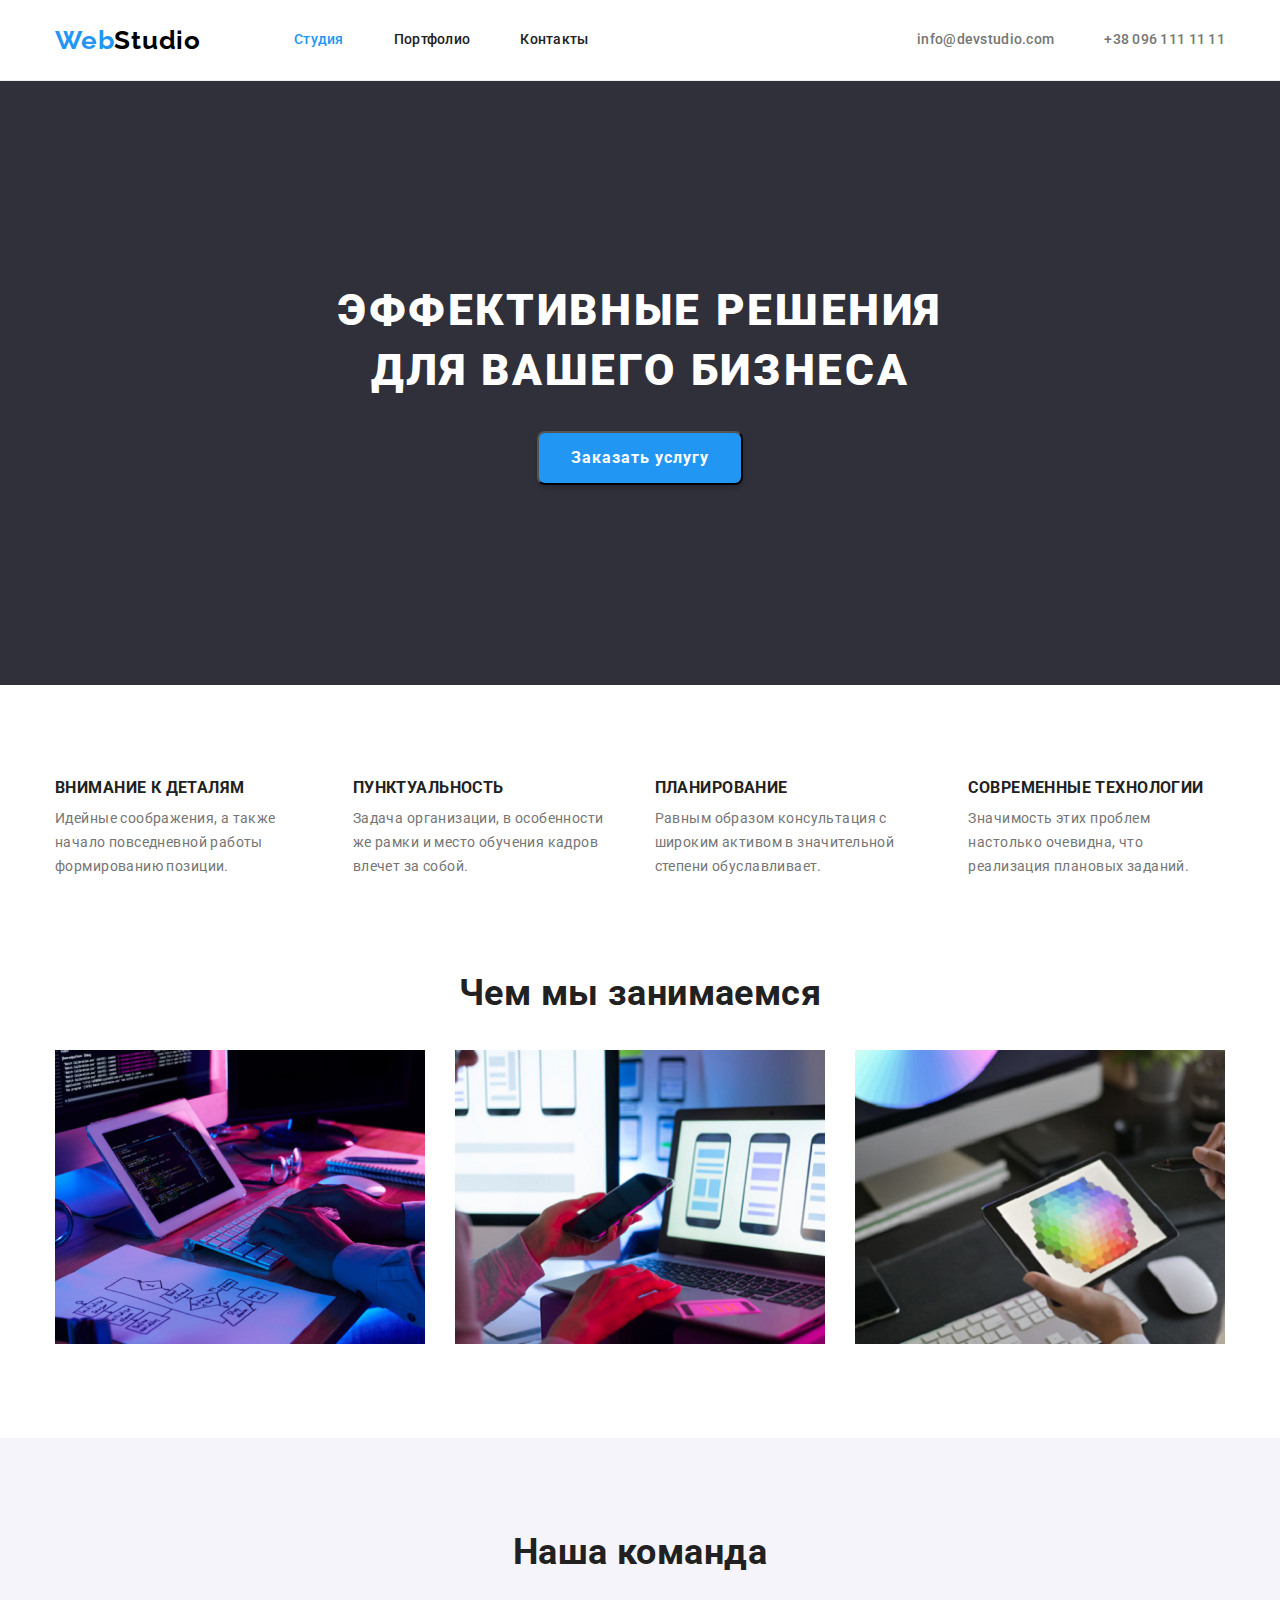
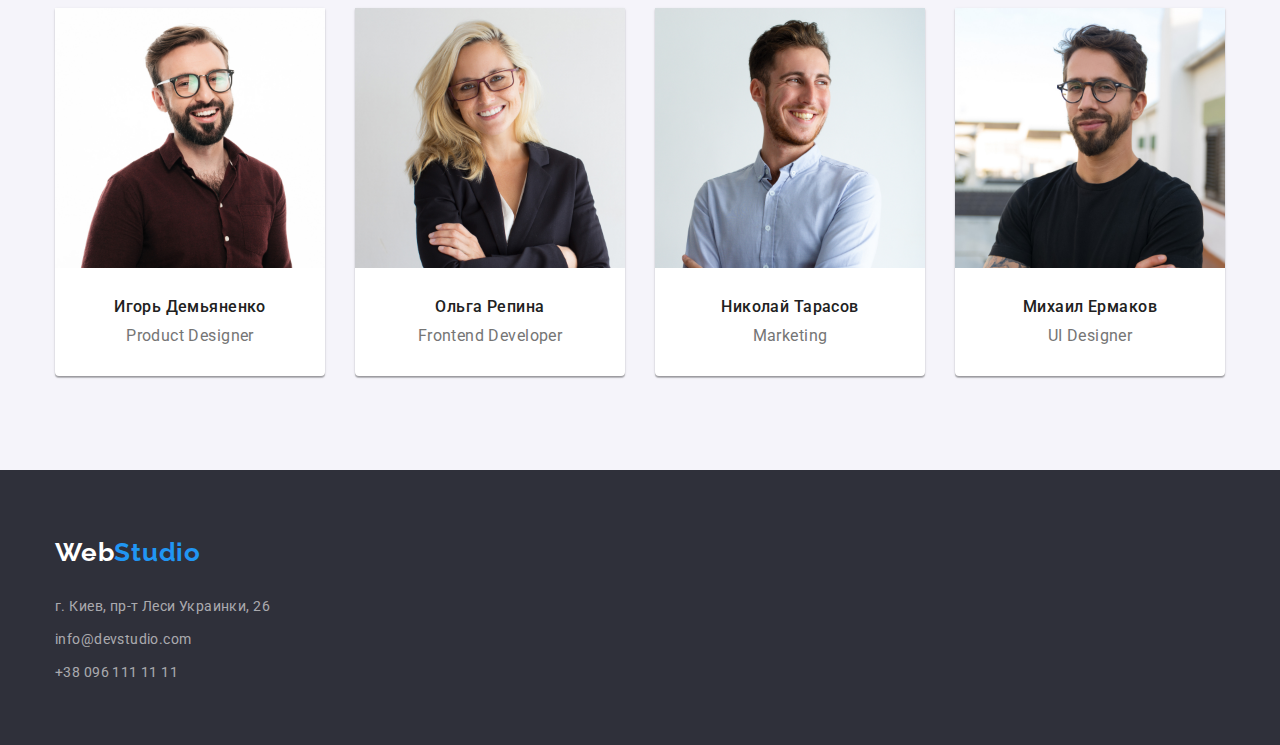
<file: index.html>
<!DOCTYPE html>
<html lang="ru">
  <head>
    <meta charset="UTF-8" />
    <meta name="viewport" content="widht=device-widht, initial-scale=1.0" />
    <title>WebStudio</title>
    <!-- Підключення шрифтів з google -->
    <link rel="preconnect" href="https://fonts.gstatic.com" />
    <link
      href="https://fonts.googleapis.com/css2?family=Raleway:wght@700&family=Roboto:wght@400;500;700;900&display=swap"
      rel="stylesheet"
    />
    <!-- Нормалізуєм стиль браузера за замовчуванням -->
    <link rel="stylesheet" href="./css/modern-normalize.css" />
    <!-- Підключаємо свої стилі -->
    <link rel="stylesheet" type="text/css" href="./css/styles.css" />
  </head>
  <body>
    <!------ HEADER ----------------------------------------------------------------------------->
    <header class="header">
      <div class="container page-nav">
        <!---------- ЛОГОТИП ------------------------------------------------------------------------>
        <a class="logo" href="./index.html" lang="en">Web<span class="logo-color">Studio</span></a>
        <!---------- НАВІГАЦІЯ ---------------------------------------------------------------------->
        <nav class="main-nav">
          <ul class="site-nav">
            <li class="site-item">
              <a href="./index.html" class="site-link active">Студия</a>
            </li>
            <li class="site-item">
              <a class="site-link" href="./portfolio.html">Портфолио</a>
            </li>
            <li class="site-item">
              <a class="site-link" href="./contacts.html">Контакты</a>
            </li>
          </ul>
        </nav>
        <!---------- КОНТАКТИ ------------------------------------------------------------------------>
        <ul class="contacts">
          <li class="site-item">
            <a class="contacts-item" href="mailto:info@devstudio.com">info@devstudio.com</a>
          </li>
          <li class="site-item">
            <a class="contacts-item" href="tel:+380961111111">+38 096 111 11 11</a>
          </li>
        </ul>
      </div>
    </header>
    <!-------- HEADER ------------------------------------------------------------------------------------->
    <!-------- MAIN ------------------------------------------------------------------------------------->
    <main>
      <!-------- HERO ------------------------------------------------------------------------------------->
      <section class="hero">
        <h1 class="hero-title">Эффективные решения <br />для вашего бизнеса</h1>
        <button class="hero-button" type="button">Заказать услугу</button>
      </section>
      <!------ Особливості --------------------------------------------------------------------------------->
      <section class="section features">
        <div class="container">
          <h2 class="visually-hidden">Внимание к деталям</h2>
          <ul class="features-list">
            <li class="features-item">
              <h3 class="features-title">Внимание к деталям</h3>
              <p class="features-text">
                Идейные соображения, а также начало повседневной работы формированию позиции.
              </p>
            </li>
            <li class="features-item">
              <h3 class="features-title">Пунктуальность</h3>
              <p class="features-text">
                Задача организации, в особенности же рамки и место обучения кадров влечет за собой.
              </p>
            </li>
            <li class="features-item">
              <h3 class="features-title">Планирование</h3>
              <p class="features-text">
                Равным образом консультация с широким активом в значительной степени обуславливает.
              </p>
            </li>
            <li class="features-item">
              <h3 class="features-title">Современные технологии</h3>
              <p class="features-text">
                Значимость этих проблем настолько очевидна, что реализация плановых заданий.
              </p>
            </li>
          </ul>
        </div>
      </section>
      <!------ Чим ми займаємося -------------------------------------------------------------------------->
      <section class="work-section section">
        <div class="container">
          <h2 class="work-title">Чем мы занимаемся</h2>
          <ul class="work-list">
            <li class="work-item">
              <img src="./img/job1.png" alt="Внимание к деталям" width="370" height="294" />
            </li>
            <li class="work-item">
              <img
                src="./img/job2.png"
                alt="Использование комплектующих"
                width="370"
                height="294"
              />
            </li>
            <li class="work-item">
              <img src="./img/job3.png" alt="Современные технологии" width="370" height="294" />
            </li>
          </ul>
        </div>
      </section>
      <!------- Наша команда --------------------------------------------------------------------------------->
      <section class="section-team section">
        <div class="container">
          <h2 class="work-title">Наша команда</h2>
          <ul class="team-list">
            <li class="team-item">
              <img
                src="./img/Demyanenko.jpg"
                alt="дизайнер продукции Игорь Демьяненко"
                width="270"
                height="260px"
              />
              <div class="wrap-team">
                <h3 class="team-title">Игорь Демьяненко</h3>
                <p class="team-text" lang="en">Product Designer</p>
              </div>
            </li>
            <li class="team-item">
              <img
                src="./img/Repina.jpg"
                alt="Фронтенд-разработчик Ольга Репина"
                width="270"
                height="260px"
              />
              <div class="wrap-team">
                <h3 class="team-title">Ольга Репина</h3>
                <p class="team-text" lang="en">Frontend Developer</p>
              </div>
            </li>
            <li class="team-item">
              <img
                src="./img/Tarasov.jpg"
                alt="Николай Тарасов маркетинг"
                width="270"
                height="260px"
              />
              <div class="wrap-team">
                <h3 class="team-title">Николай Тарасов</h3>
                <p class="team-text" lang="en">Marketing</p>
              </div>
            </li>
            <li class="team-item">
              <img
                src="./img/Ermakov.jpg"
                alt="Дизайнер пользовательского интерфейса Михаил Ермаков"
                width="270"
                height="260px"
              />
              <div class="wrap-team">
                <h3 class="team-title">Михаил Ермаков</h3>
                <p class="team-text" lang="en">UI Designer</p>
              </div>
            </li>
          </ul>
        </div>
      </section>
    </main>
    <!--MAIN ---------------------------------------------------------------------------------------->
    <!--Підвал ---------------------------------------------------------------------------------------->
    <footer class="footer">
      <div class="container">
        <a class="logo-footer" href="/">Web<span class="logo-footer-color">Studio</span></a>
        <address class="anddres-footer">
          <ul class="footer-list">
            <li class="footer-item">
              <a class="footer-text" href="https://goo.gl/maps/a66LDwwVaXXeTYJA7"
                >г. Киев, пр-т Леси Украинки, 26</a
              >
            </li>
            <li class="footer-item">
              <a class="footer-text" href="mailto:info@devstudio.com">info@devstudio.com</a>
            </li>
            <li class="footer-item">
              <a class="footer-text" href="tel:+380961111111">+38 096 111 11 11</a>
            </li>
          </ul>
        </address>
      </div>
    </footer>
    <!--Підвал ---------------------------------------------------------------------------------------->
  </body>
</html>
</file>
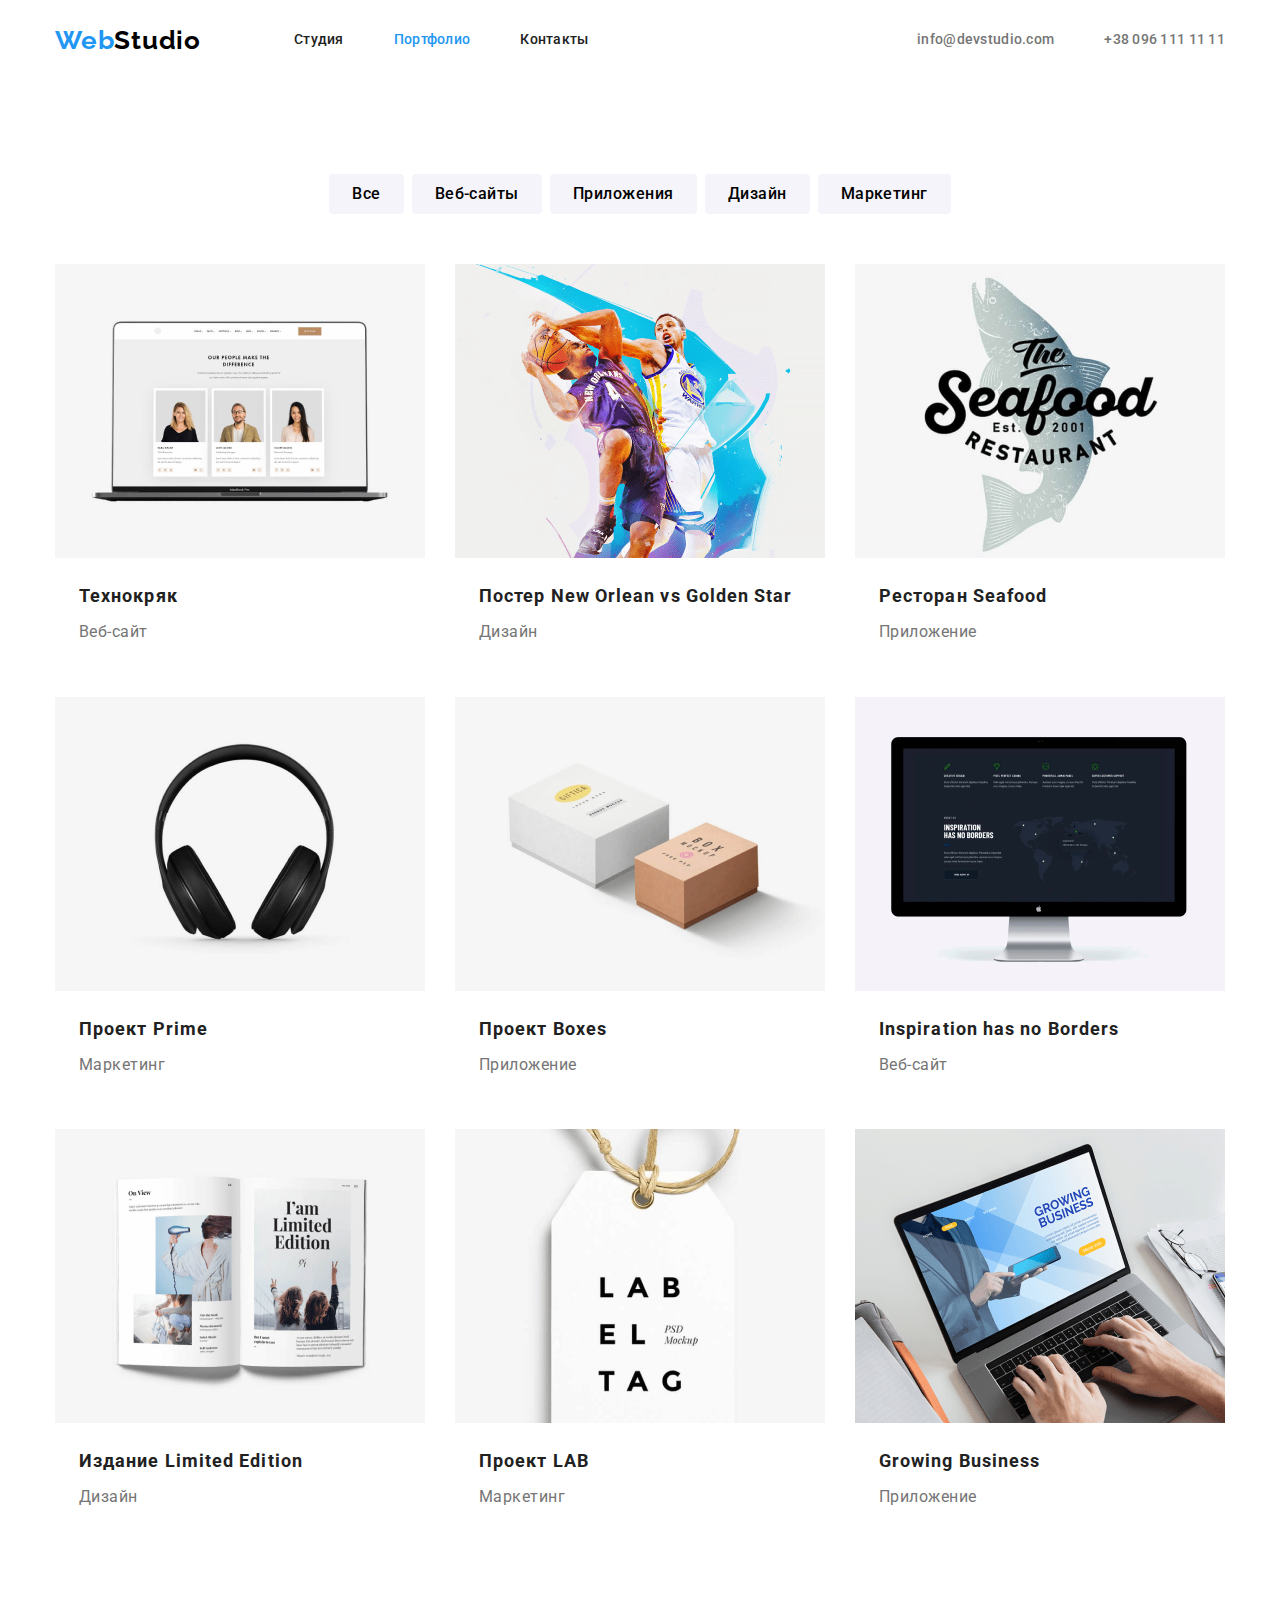
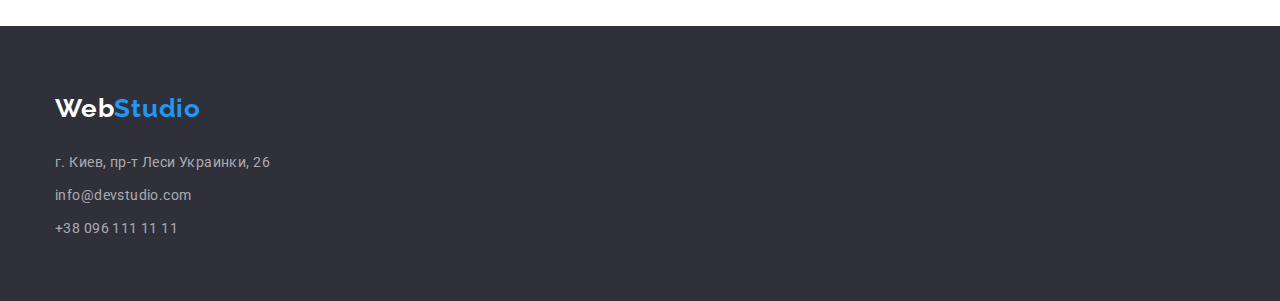
<file: portfolio.html>
<!DOCTYPE html>
<html lang="ru">
  <head>
    <meta charset="UTF-8" />
    <meta name="viewport" content="widht=device-widht, initial-scale=1.0" />
    <title>Portfolio</title>
    <!-- Підключення шрифтів з google -->
    <link rel="preconnect" href="https://fonts.gstatic.com" />
    <link
      href="https://fonts.googleapis.com/css2?family=Raleway:wght@700&family=Roboto:wght@400;500;700;900&display=swap"
      rel="stylesheet"
    />
    <!-- Нормалізуєм стиль браузера за замовчуванням -->
    <link rel="stylesheet" href="./css/modern-normalize.css" />
    <!-- Підключаємо свої стилі -->
    <link rel="stylesheet" type="text/css" href="./css/styles.css" />
  </head>
  <body>
    <!------ HEADER ----------------------------------------------------------------------------->
    <header>
      <div class="container page-nav">
        <!---------- ЛОГОТИП ------------------------------------------------------------------------>
        <a class="logo" href="./index.html" lang="en">Web<span class="logo-color">Studio</span></a>
        <!---------- НАВІГАЦІЯ ---------------------------------------------------------------------->
        <nav class="main-nav">
          <ul class="site-nav">
            <li class="site-item">
              <a class="site-link" href="./index.html">Студия</a>
            </li>
            <li class="site-item">
              <a class="site-link active" href="./portfolio.html">Портфолио</a>
            </li>
            <li class="site-item">
              <a class="site-link" href="./contacts.html">Контакты</a>
            </li>
          </ul>
        </nav>
        <!---------- КОНТАКТИ ------------------------------------------------------------------------>
        <ul class="contacts">
          <li class="site-item">
            <a class="contacts-item" href="mailto:info@devstudio.com">info@devstudio.com</a>
          </li>
          <li class="site-item">
            <a class="contacts-item" href="tel:+380961111111">+38 096 111 11 11</a>
          </li>
        </ul>
      </div>
    </header>
    <!-------- HEADER ------------------------------------------------------------------------------------->
    <main>
      <section class="section">
        <div class="container">
          <h1 class="visually-hidden">Портфолио</h1>
          <ul class="filters-list-button">
            <li class="filters-item-button"><button type="button" class="button">Все</button></li>
            <li class="filters-item-button">
              <button type="button" class="button">Веб-сайты</button>
            </li>
            <li class="filters-item-button">
              <button type="button" class="button">Приложения</button>
            </li>
            <li class="filters-item-button">
              <button type="button" class="button">Дизайн</button>
            </li>
            <li class="filters-item-button">
              <button type="button" class="button">Маркетинг</button>
            </li>
          </ul>
          <ul class="portfolio-list">
            <li class="portfolio-item">
              <img src="./img/WebSite.png" alt="Технокряк" width="370" height="294" />
              <div class="wrap-portfolio">
                <h2 class="title-portfolio">Технокряк</h2>
                <p class="portfolio-text">Веб-сайт</p>
              </div>
            </li>
            <li class="portfolio-item">
              <img
                src="./img/Desing.png"
                alt="Постер дизайн Новый Орлеан против Голден Стар"
                width="370"
                height="294"
              />
              <div class="wrap-portfolio">
                <h2 class="title-portfolio">
                  Постер <span lang="en">New Orlean vs Golden Star</span>
                </h2>
                <p class="portfolio-text">Дизайн</p>
              </div>
            </li>
            <li class="portfolio-item">
              <img
                src="./img/annexes.png"
                alt="Приложение ресторан морепродукты"
                width="370"
                height="294"
              />
              <div class="wrap-portfolio">
                <h2 class="title-portfolio">Ресторан <span lang="en">Seafood</span></h2>
                <p class="portfolio-text">Приложение</p>
              </div>
            </li>
            <li class="portfolio-item">
              <img src="./img/Marketing.png" alt="Основной проект" width="370" height="294" />
              <div class="wrap-portfolio">
                <h2 class="title-portfolio">Проект <span lang="en">Prime</span></h2>
                <p class="portfolio-text">Маркетинг</p>
              </div>
            </li>
            <li class="portfolio-item">
              <img src="./img/annexes1.png" alt="Проект коробки" width="370" height="294" />
              <div class="wrap-portfolio">
                <h2 class="title-portfolio">Проект <span lang="en">Boxes</span></h2>
                <p class="portfolio-text">Приложение</p>
              </div>
            </li>
            <li class="portfolio-item">
              <img
                src="./img/WebSite1.png"
                alt="Inspiration has no Borders"
                width="370"
                height="294"
              />
              <div class="wrap-portfolio">
                <h2 class="title-portfolio" lang="en">Inspiration has no Borders</h2>
                <p class="portfolio-text">Веб-сайт</p>
              </div>
            </li>
            <li class="portfolio-item">
              <img
                src="./img/Desing1.png"
                alt="Издание Ограниченный выпуск"
                width="370"
                height="294"
              />
              <div class="wrap-portfolio">
                <h2 class="title-portfolio">Издание <span lang="en">Limited Edition</span></h2>
                <p class="portfolio-text">Дизайн</p>
              </div>
            </li>
            <li class="portfolio-item">
              <img src="./img/Marketing1.png" alt="Проект лаб" width="370" height="294" />
              <div class="wrap-portfolio">
                <h2 class="title-portfolio">Проект <span lang="en">LAB</span></h2>
                <p class="portfolio-text">Маркетинг</p>
              </div>
            </li>
            <li class="portfolio-item">
              <img src="./img/annexes2.png" alt="Растущий бизнес" width="370" height="294" />
              <div class="wrap-portfolio">
                <h2 class="title-portfolio" lang="en">Growing Business</h2>
                <p class="portfolio-text">Приложение</p>
              </div>
            </li>
          </ul>
        </div>
      </section>
    </main>
    <!--MAIN ---------------------------------------------------------------------------------------->
    <!--Підвал ---------------------------------------------------------------------------------------->
    <footer class="footer">
      <div class="section-footer container">
        <a class="logo-footer" href="/">Web<span class="logo-footer-color">Studio</span></a>
        <address class="anddres-footer">
          <ul class="footer-list">
            <li class="footer-item">
              <a class="footer-text" href="https://goo.gl/maps/a66LDwwVaXXeTYJA7"
                >г. Киев, пр-т Леси Украинки, 26</a
              >
            </li>
            <li class="footer-item">
              <a class="footer-text" href="mailto:info@devstudio.com">info@devstudio.com</a>
            </li>
            <li class="footer-item">
              <a class="footer-text" href="tel:+380961111111">+38 096 111 11 11</a>
            </li>
          </ul>
        </address>
      </div>
    </footer>
    <!--Підвал ---------------------------------------------------------------------------------------->
  </body>
</html>
</file>
<file: css/styles.css>
:root {
  /* COLOR */
  /* ЛОГОТИП */
  --brand-color: #2196f3;
  --brand-black-color: #000000;
  /* ЗАГОЛОВКИ */
  --secondary-bg-color: #212121;
  /* ПРОСТИЙ ТЕКСТ */
  --primary-text-color: #757575;
  /* БАНЕР */
  --banner-color: #2f303a;
  /**/
  --white-color: #ffffff;
  /*PORTFOLIO BUTTON*/
  --pot-button-color: #f5f4fa;
}

body {
  color: var(--primary-text-color);
  background: var(--white-color);

  font-family: 'roboto', sans-serif;
  font-weight: 400;
  font-size: 14px;
  line-height: 1.71;
  letter-spacing: 0.03em;
  margin: 0 auto;
}

/* img робим блочним */
img {
  display: block;
  max-width: 100%;
  height: auto;
}

a {
  /* Забераєм декоративні лінії */
  text-decoration: none;
  display: inline-block;
}

/* Забераєм вид маркера та відступи*/
ul {
  list-style-type: none;
  margin: 0;
  padding: 0;
}

h1,
h2,
h3,
h4,
p {
  margin: 0;
  padding: 0;
}

.container {
  width: 1200px;
  margin: 0 auto;
  padding: 0 15px;
}

.section {
  padding: 94px 0;
}
/*----------------------------------------------------------*/
/*--------------------------HEADER--------------------------*/
/*----------------------------------------------------------*/
.header {
  border-bottom: 1px solid #ececec;
}
/* ЛОГОТИП */
.page-nav {
  display: flex;
  align-items: center;
}

.logo {
  font-family: 'raleway', sans-serif;
  font-weight: 700;
  font-size: 26px;
  line-height: 1.19;
  letter-spacing: 0.03em;
  color: var(--brand-color);
}

.logo-color {
  color: var(--brand-black-color);
}

/* НАВІГАЦІЯ */
.main-nav {
  margin-left: 93px;
}

.site-nav {
  display: flex;
}

.site-nav .site-item:not(:last-child) {
  margin-right: 50px;
}

.site-link {
  display: block;
  padding: 32px 0;

  color: var(--secondary-bg-color);

  font-weight: 500;
  line-height: 1.14;
  letter-spacing: 0.02em;
}

/* КОНТАКТИ */
.contacts {
  display: flex;
  margin-left: auto;
}

.contacts .site-item:not(:last-child) {
  margin-right: 50px;
}

.contacts-item {
  display: block;
  padding: 32px 0;

  color: var(--primary-text-color);

  font-weight: 500;
  line-height: 1.14;
  letter-spacing: 0.02em;
}

/* HOVER FOCUS */
.site-link:hover,
.site-link:focus {
  color: var(--brand-color);
}

.contacts-item:hover,
.contacts-item:focus {
  color: var(--brand-color);
}

.active {
  color: var(--brand-color);
}
/*--------------------------HEADER--------------------------*/
/*---------------------------------------------------------*/
/*--------------------------MAIN---------------------------*/
/*-----HERO------*/
.hero {
  background-color: var(--banner-color);
  color: var(--white-color);

  align-items: center;
  border: transparent;
  text-align: center;
  padding-top: 200px;
  padding-bottom: 200px;
}

.hero-title {
  margin-bottom: 30px;

  font-weight: 900;
  line-height: 1.36;
  font-size: 44px;
  letter-spacing: 0.06em;
  text-transform: uppercase;
}

.hero-button {
  display: inline-block;
  padding: 10px 32px;
  box-shadow: 0px 4px 4px rgba(0, 0, 0, 0.15);
  border-radius: 8px;

  font-weight: 700;
  font-size: 16px;
  line-height: 1.87;
  letter-spacing: 0.06em;
  cursor: pointer;

  background-color: var(--brand-color);
  color: var(--white-color);
}

.hero-button:hover,
.hero-button:focus {
  background-color: var(--brand-color);
}

/* ---ОСОБЛИВОСТІ---*/
.visually-hidden {
  position: absolute;
  clip: rect(0 0 0 0);
  width: 1px;
  height: 1px;
  margin: -1px;
}

.features-list {
  display: flex;
}

.features-item:not(:last-child) {
  margin-right: 30px;
}

.features-title {
  margin-bottom: 10px;

  font-weight: 700;
  line-height: 1.14;
  text-transform: uppercase;
  color: var(--secondary-bg-color);
}

.features-text {
  color: var(--primary-text-color);
}

/*---ЧИМ МИ ЗАЙМАЄМСЯ---*/
.work-section {
  padding-top: 0;
}

.work-list {
  display: flex;
  justify-content: space-between;
}

/*---НАША КОМАНДА---*/
.section-team {
  background: #f5f4fa;
}

.work-title {
  margin-bottom: 35px;

  color: var(--secondary-bg-color);

  font-weight: 700;
  font-size: 36px;
  line-height: 1.16;
  text-align: center;
}

.team-list {
  display: flex;
  flex-wrap: wrap;
  margin-left: -30px;
  margin-top: -30px;
}

.team-item {
  margin-left: 30px;
  margin-top: 30px;

  background: var(--white-color);

  box-shadow: 0px 1px 3px rgba(0, 0, 0, 0.12), 0px 1px 1px rgba(0, 0, 0, 0.14),
    0px 2px 1px rgba(0, 0, 0, 0.2);
  border-radius: 0px 0px 4px 4px;
}

.wrap-team {
  padding: 30px 0;
}

.team-title {
  margin-bottom: 10px;
  font-weight: 500;
  font-size: 16px;
  line-height: 1.18;
  text-align: center;
  color: var(--secondary-bg-color);
}

.team-text {
  font-size: 16px;
  line-height: 1.18;
  text-align: center;
  color: var(--primary-text-color);
}

/* ----------------------FOOTER-------------------*/
.footer {
  padding: 60px 0;

  background-color: var(--banner-color);
}

.logo-footer {
  margin-bottom: 20px;

  color: var(--white-color);

  font-family: Raleway;
  font-weight: bold;
  font-size: 26px;
  line-height: 1, 19;
  letter-spacing: 0.03em;
  cursor: default;
}

.addres-footer {
  font-style: normal;
}

.logo-footer-color {
  color: var(--brand-color);
}

.footer-text {
  color: rgba(255, 255, 255, 0.6);

  line-height: 1.71;
  letter-spacing: 0.03em;
  font-style: normal;
  cursor: default;
}

.footer-item {
  margin-bottom: 9px;
}

.footer-item:nth-child(3n) {
  margin-bottom: 0;
}

.footer-text:hover,
.footer-text:focus {
  color: var(--white-color);
}

/*-------------------------------------------------*/
/* -------------------PORTFOLIO--------------------*/
/*-------------------------------------------------*/
/*----- MAIТN-------------------------------------*/
.filters-list-button {
  display: flex;
  margin-bottom: 50px;
  justify-content: center;
}

.filters-item-button:not(:last-child) {
  margin-right: 8px;
}
.button {
  display: inline-block;
  padding: 6px 22px;
  border: 1px solid transparent;
  border-radius: 4px;

  background-color: var(--pot-button-color);

  text-align: center;
  font-weight: 500;
  font-size: 16px;
  line-height: 1.62;
  letter-spacing: 0.03em;
  cursor: pointer;
}

.button:hover,
.button:focus {
  background-color: var(--brand-color);
  color: var(--white-color);
  border: 1px solid var(--secondary-bg-color);
}

.portfolio-list {
  display: flex;
  flex-wrap: wrap;
  margin-left: -30px;
  margin-top: -30px;
}

.portfolio-item {
  margin-left: 30px;
  margin-top: 30px;
}

.wrap-portfolio {
  padding: 20px 24px;
}
.title-portfolio {
  margin-bottom: 4px;

  color: var(--secondary-bg-color);

  font-weight: 700;
  font-size: 18px;
  line-height: 2;
  letter-spacing: 0.06em;
}

.portfolio-text {
  color: var(--primary-text-color);

  font-size: 16px;
  line-height: 1.8;
  letter-spacing: 0.03em;
}

/*---FOOTER--------------------------------------*/
</file>
